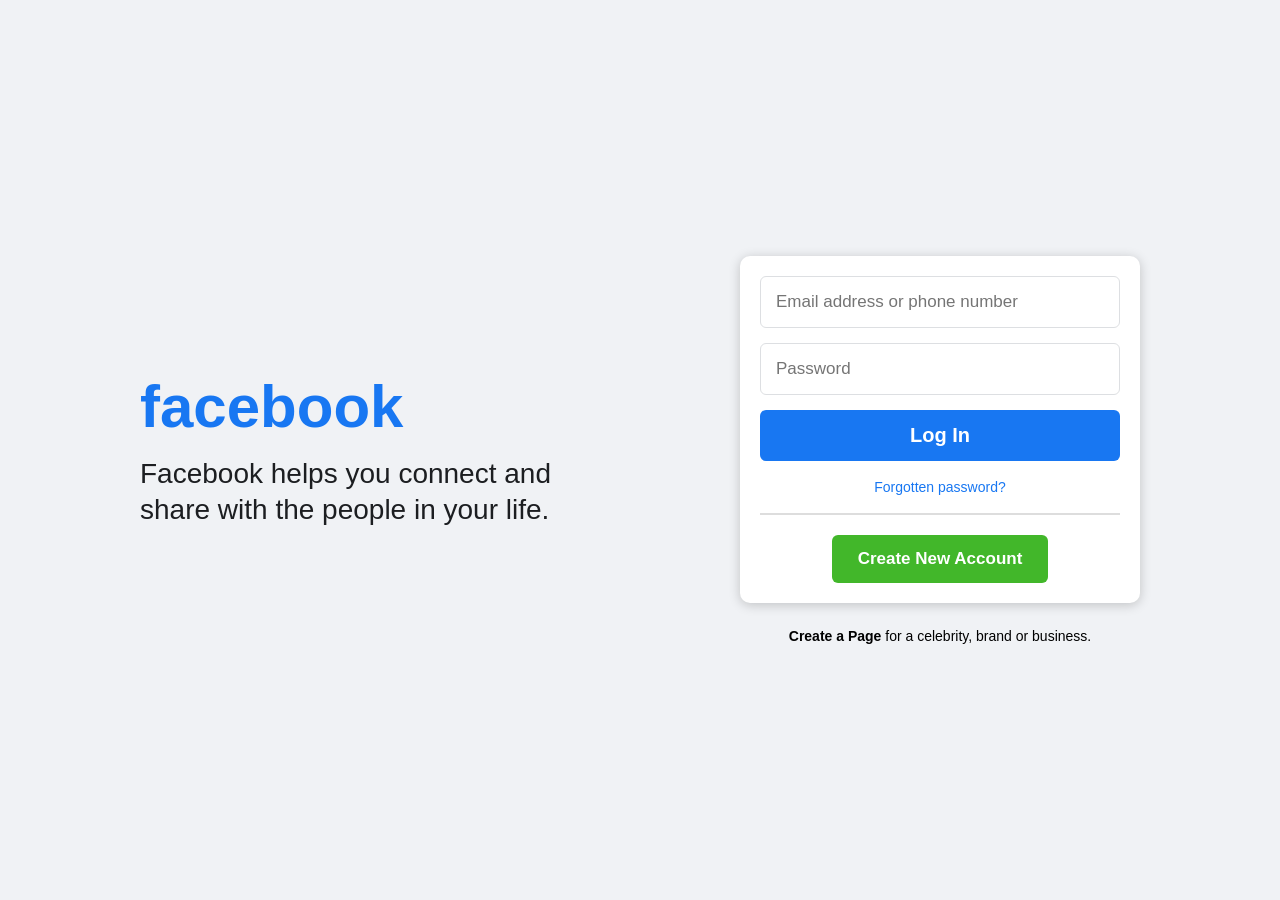
<file: index.html>
<!DOCTYPE html>
<html lang="en">
<head>
    <meta charset="UTF-8">
    <meta name="viewport" content="width=device-width, initial-scale=1.0">
    <title>Facebook Login</title>
    <link rel="stylesheet" href="style.css">
</head>
<body>

    <div class="container">

        <div class="left">
            <h1>facebook</h1>
            <p>
                Facebook helps you connect and share
                with the people in your life.
            </p>
        </div>

        <div class="right">
            <div class="login-box">

                <input type="text" placeholder="Email address or phone number">

                <input type="password" placeholder="Password">

                <button class="login-btn">Log In</button>

                <a href="#">Forgotten password?</a>

                <hr>

                <button class="create-btn">Create New Account</button>

            </div>

            <p class="page">
                <strong>Create a Page</strong> for a celebrity, brand or business.
            </p>
        </div>

    </div>

</body>
</html>
</file>
<file: style.css>
*{
    margin:0;
    padding:0;
    box-sizing:border-box;
    font-family:Arial, Helvetica, sans-serif;
}

body{
    background:#f0f2f5;
    display:flex;
    justify-content:center;
    align-items:center;
    min-height:100vh;
}

.container{
    width:1000px;
    display:flex;
    justify-content:space-between;
    align-items:center;
}

.left{
    width:45%;
}

.left h1{
    color:#1877f2;
    font-size:60px;
    margin-bottom:15px;
}

.left p{
    font-size:28px;
    color:#1c1e21;
    line-height:1.3;
}

.right{
    width:40%;
}

.login-box{
    background:#fff;
    padding:20px;
    border-radius:10px;
    box-shadow:0 2px 12px rgba(0,0,0,0.2);
    display:flex;
    flex-direction:column;
}

.login-box input{
    padding:15px;
    margin-bottom:15px;
    border:1px solid #dddfe2;
    border-radius:6px;
    font-size:17px;
}

.login-box input:focus{
    outline:none;
    border-color:#1877f2;
}

.login-btn{
    background:#1877f2;
    color:white;
    border:none;
    padding:14px;
    font-size:20px;
    font-weight:bold;
    border-radius:6px;
    cursor:pointer;
}

.login-btn:hover{
    background:#166fe5;
}

.login-box a{
    text-align:center;
    text-decoration:none;
    color:#1877f2;
    margin:18px 0;
    font-size:14px;
}

.login-box hr{
    margin-bottom:20px;
    border:1px solid #ddd;
}

.create-btn{
    background:#42b72a;
    color:white;
    border:none;
    padding:14px;
    font-size:17px;
    font-weight:bold;
    border-radius:6px;
    width:60%;
    margin:auto;
    cursor:pointer;
}

.create-btn:hover{
    background:#36a420;
}

.page{
    margin-top:25px;
    text-align:center;
    font-size:14px;
}

@media(max-width:900px){

    .container{
        flex-direction:column;
        width:90%;
        text-align:center;
    }

    .left,
    .right{
        width:100%;
    }

    .left{
        margin-bottom:40px;
    }

    .left h1{
        font-size:50px;
    }

    .left p{
        font-size:24px;
    }
}
</file>
